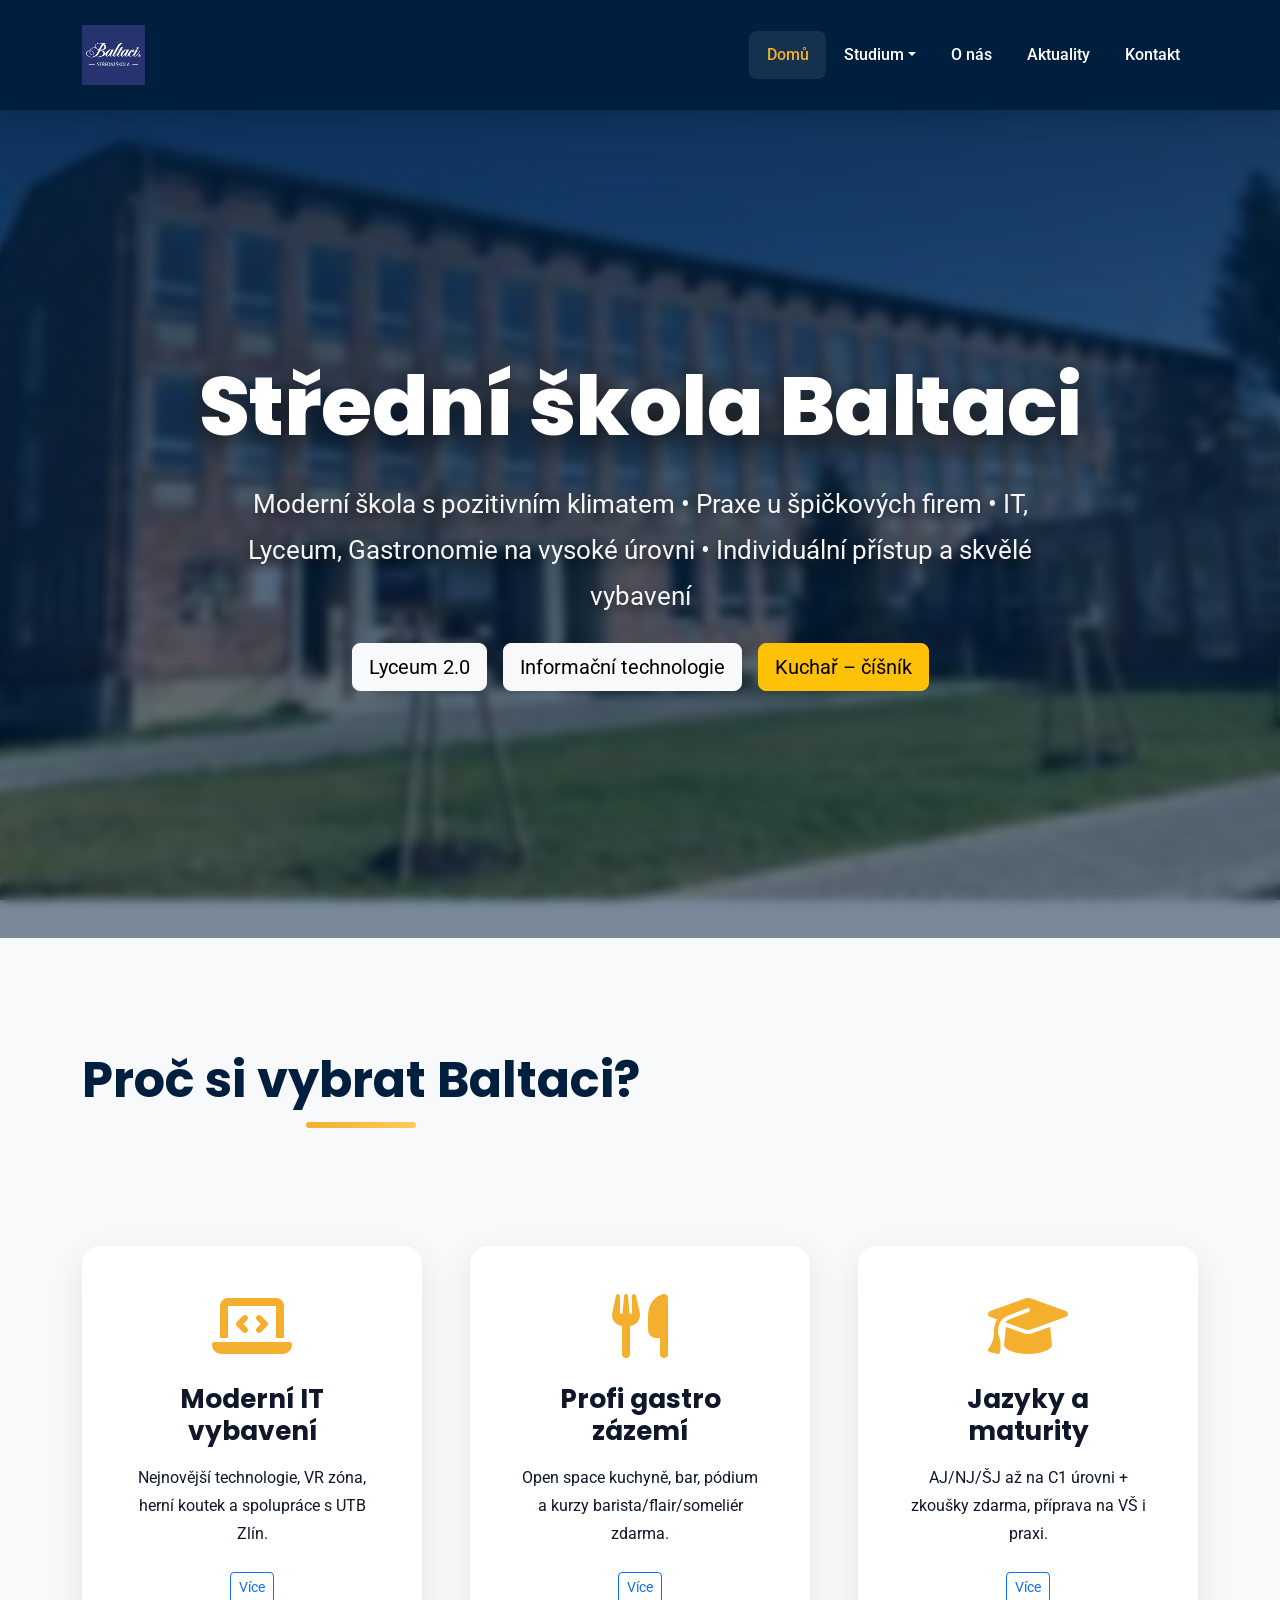
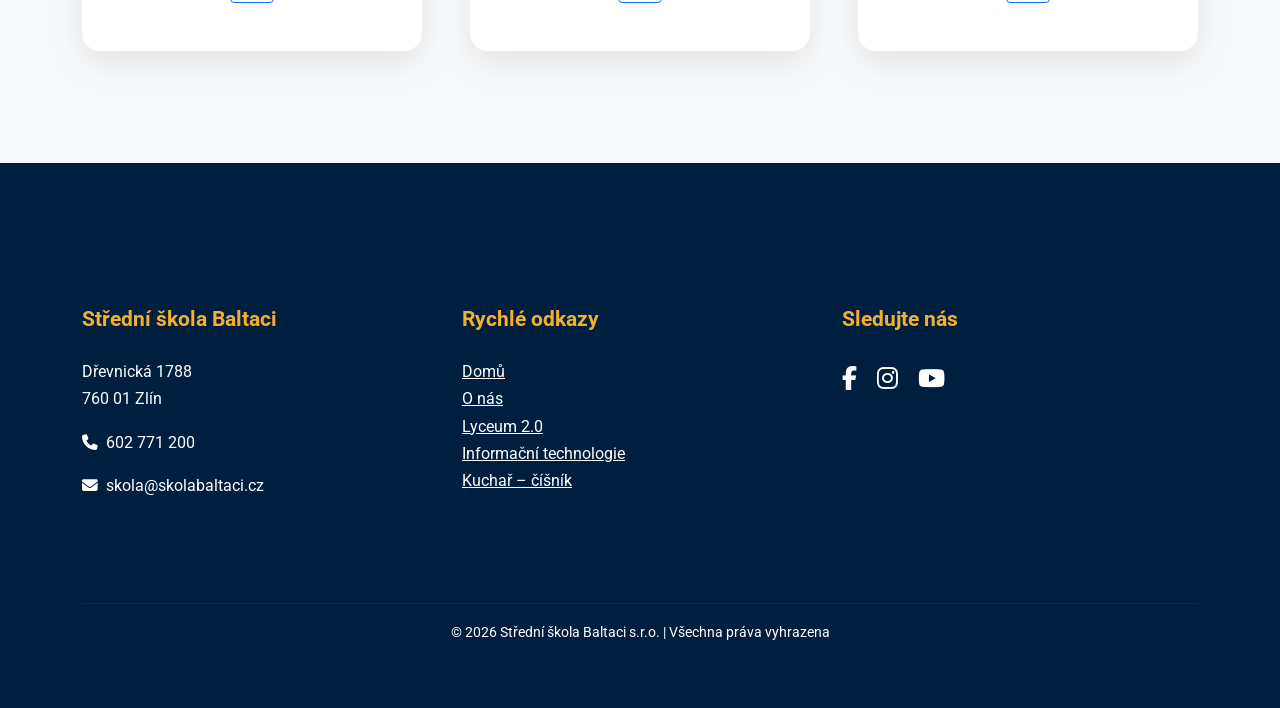
<file: skolni web/index.html>
<!DOCTYPE html>
<html lang="cs">
<head>
  <meta charset="UTF-8">
  <meta name="viewport" content="width=device-width, initial-scale=1.0">
  <title>Střední škola Baltaci</title>
  <link href="https://cdn.jsdelivr.net/npm/bootstrap@5.3.3/dist/css/bootstrap.min.css" rel="stylesheet">
  <link href="https://fonts.googleapis.com/css2?family=Poppins:wght@500;600;700&family=Roboto:wght@400;500&display=swap" rel="stylesheet">
  <link rel="stylesheet" href="https://cdnjs.cloudflare.com/ajax/libs/font-awesome/6.5.2/css/all.min.css">
  <link rel="stylesheet" href="styly.css">
</head>
<body>

<!-- Navbar -->
<nav class="navbar navbar-expand-lg navbar-dark sticky-top" style="background-color:#001f3f;">
  <div class="container">
    <a class="navbar-brand" href="index.html">
      <img src="skola logo.png" alt="Baltaci logo" style="height:60px;">
    </a>
    <button class="navbar-toggler" type="button" data-bs-toggle="collapse" data-bs-target="#navbarNav">
      <span class="navbar-toggler-icon"></span>
    </button>
    <div class="collapse navbar-collapse" id="navbarNav">
      <ul class="navbar-nav ms-auto">
        <li class="nav-item"><a class="nav-link active" href="index.html">Domů</a></li>
        <li class="nav-item dropdown">
          <a class="nav-link dropdown-toggle" href="#" role="button" data-bs-toggle="dropdown">Studium</a>
          <ul class="dropdown-menu">
            <li><a class="dropdown-item" href="Lyceum.html">Lyceum 2.0</a></li>
            <li><a class="dropdown-item" href="IT.html">Informační technologie</a></li>
            <li><a class="dropdown-item" href="Kuchar.html">Kuchař – číšník</a></li>
          </ul>
        </li>
        <li class="nav-item"><a class="nav-link" href="o-nas.html">O nás</a></li>
        <li class="nav-item"><a class="nav-link" href="#">Aktuality</a></li>
        <li class="nav-item"><a class="nav-link" href="#">Kontakt</a></li>
      </ul>
    </div>
  </div>
</nav>

<!-- Hero sekce -->
<section class="hero" style="background-image: url('skola.jpg');">
  <div class="container text-center text-white py-5">
    <h1 class="display-4">Střední škola Baltaci</h1>
    <p class="lead my-4">Moderní škola s pozitivním klimatem • Praxe u špičkových firem • IT, Lyceum, Gastronomie na vysoké úrovni • Individuální přístup a skvělé vybavení</p>
    <div class="d-flex justify-content-center flex-wrap gap-3 mt-4">
      <a href="Lyceum.html" class="btn btn-light btn-lg">Lyceum 2.0</a>
      <a href="IT.html" class="btn btn-light btn-lg">Informační technologie</a>
      <a href="Kuchar.html" class="btn btn-warning btn-lg">Kuchař – číšník</a>
    </div>
  </div>
</section>

<!-- Proč si vybrat Baltaci? -->
<section class="py-5 bg-light">
  <div class="container">
    <h2 class="section-title text-center">Proč si vybrat Baltaci?</h2>
    <div class="row g-5 mt-4">

      <!-- Moderní IT vybavení -->
      <div class="col-md-6 col-lg-4">
        <div class="advantage-card text-center p-5">
          <i class="fas fa-laptop-code card-icon"></i>
          <h4 class="card-title">Moderní IT vybavení</h4>
          <p>Nejnovější technologie, VR zóna, herní koutek a spolupráce s UTB Zlín.</p>
          <button class="btn btn-sm btn-outline-primary mt-2" type="button" data-bs-toggle="collapse" data-bs-target="#it-more" aria-expanded="false" aria-controls="it-more">
            Více
          </button>
          <div class="collapse mt-2" id="it-more">
            <p>Na našem IT oboru se naučíš programovat v Pythonu a JavaScriptu, zvládneš tvorbu webových aplikací a mobilních řešení, porozumíš databázím a cloudovým službám. Součástí výuky jsou i základy umělé inteligence a VR/AR technologie. Studenti se učí pracovat v týmu, řešit reálné projekty a připravujeme je na spolupráci s předními IT firmami.</p>
          </div>
        </div>
      </div>

      <!-- Profi gastro zázemí -->
      <div class="col-md-6 col-lg-4">
        <div class="advantage-card text-center p-5">
          <i class="fas fa-utensils card-icon"></i>
          <h4 class="card-title">Profi gastro zázemí</h4>
          <p>Open space kuchyně, bar, pódium a kurzy barista/flair/someliér zdarma.</p>
          <button class="btn btn-sm btn-outline-primary mt-2" type="button" data-bs-toggle="collapse" data-bs-target="#gastro-more" aria-expanded="false" aria-controls="gastro-more">
            Více
          </button>
          <div class="collapse mt-2" id="gastro-more">
            <p>Obor Kuchař – číšník poskytuje praktické zkušenosti v moderní open space kuchyni a baru. Studenti se učí českou i světovou kuchyni, techniky servisu, baristiku, mixologii a flair. Kromě teorie je kladen důraz na praxi – stáže v renomovaných restauracích, hotelech a cateringových firmách. Součástí je i vedení projektů, tvorba menu a organizace gastronomických akcí.</p>
          </div>
        </div>
      </div>

      <!-- Jazyky a maturity -->
      <div class="col-md-6 col-lg-4">
        <div class="advantage-card text-center p-5">
          <i class="fas fa-graduation-cap card-icon"></i>
          <h4 class="card-title">Jazyky a maturity</h4>
          <p>AJ/NJ/ŠJ až na C1 úrovni + zkoušky zdarma, příprava na VŠ i praxi.</p>
          <button class="btn btn-sm btn-outline-primary mt-2" type="button" data-bs-toggle="collapse" data-bs-target="#languages-more" aria-expanded="false" aria-controls="languages-more">
            Více
          </button>
          <div class="collapse mt-2" id="languages-more">
            <p>Na Lyceu 2.0 se studenti připravují na mezinárodní jazykové zkoušky (B2/C1) zdarma, zdokonalují komunikaci v AJ, NJ a ŠJ a získávají široké všeobecné vzdělání. Výuka zahrnuje matematiku, přírodní a společenské vědy, informatiku a projekty podporující kritické myšlení. Připravujeme studenty nejen na maturitu, ale i na vysokou školu či manažerské pozice, s důrazem na semináře, projekty a stáže.</p>
          </div>
        </div>
      </div>

    </div>
  </div>
</section>

<!-- Footer -->
<footer style="background:#001f3f; color:white;">
  <div class="container">
    <div class="row text-center text-lg-start py-5">
      <div class="col-lg-4 mb-4">
        <h5>Střední škola Baltaci</h5>
        <p>Dřevnická 1788<br>760 01 Zlín</p>
        <p><i class="fas fa-phone me-2"></i>602 771 200</p>
        <p><i class="fas fa-envelope me-2"></i>skola@skolabaltaci.cz</p>
      </div>
      <div class="col-lg-4 mb-4">
        <h5>Rychlé odkazy</h5>
        <ul class="list-unstyled">
          <li><a href="index.html" class="text-white">Domů</a></li>
          <li><a href="o-nas.html" class="text-white">O nás</a></li>
          <li><a href="Lyceum.html" class="text-white">Lyceum 2.0</a></li>
          <li><a href="IT.html" class="text-white">Informační technologie</a></li>
          <li><a href="Kuchar.html" class="text-white">Kuchař – číšník</a></li>
        </ul>
      </div>
      <div class="col-lg-4 mb-4">
        <h5>Sledujte nás</h5>
        <a href="#" class="text-white me-3 fs-4"><i class="fab fa-facebook-f"></i></a>
        <a href="#" class="text-white me-3 fs-4"><i class="fab fa-instagram"></i></a>
        <a href="#" class="text-white fs-4"><i class="fab fa-youtube"></i></a>
      </div>
    </div>
    <hr style="border-color: rgba(255,255,255,0.2);">
    <p class="text-center mb-0 small">© 2026 Střední škola Baltaci s.r.o. | Všechna práva vyhrazena</p>
  </div>
</footer>

<script src="https://cdn.jsdelivr.net/npm/bootstrap@5.3.3/dist/js/bootstrap.bundle.min.js"></script>
</body>
</html>
</file>
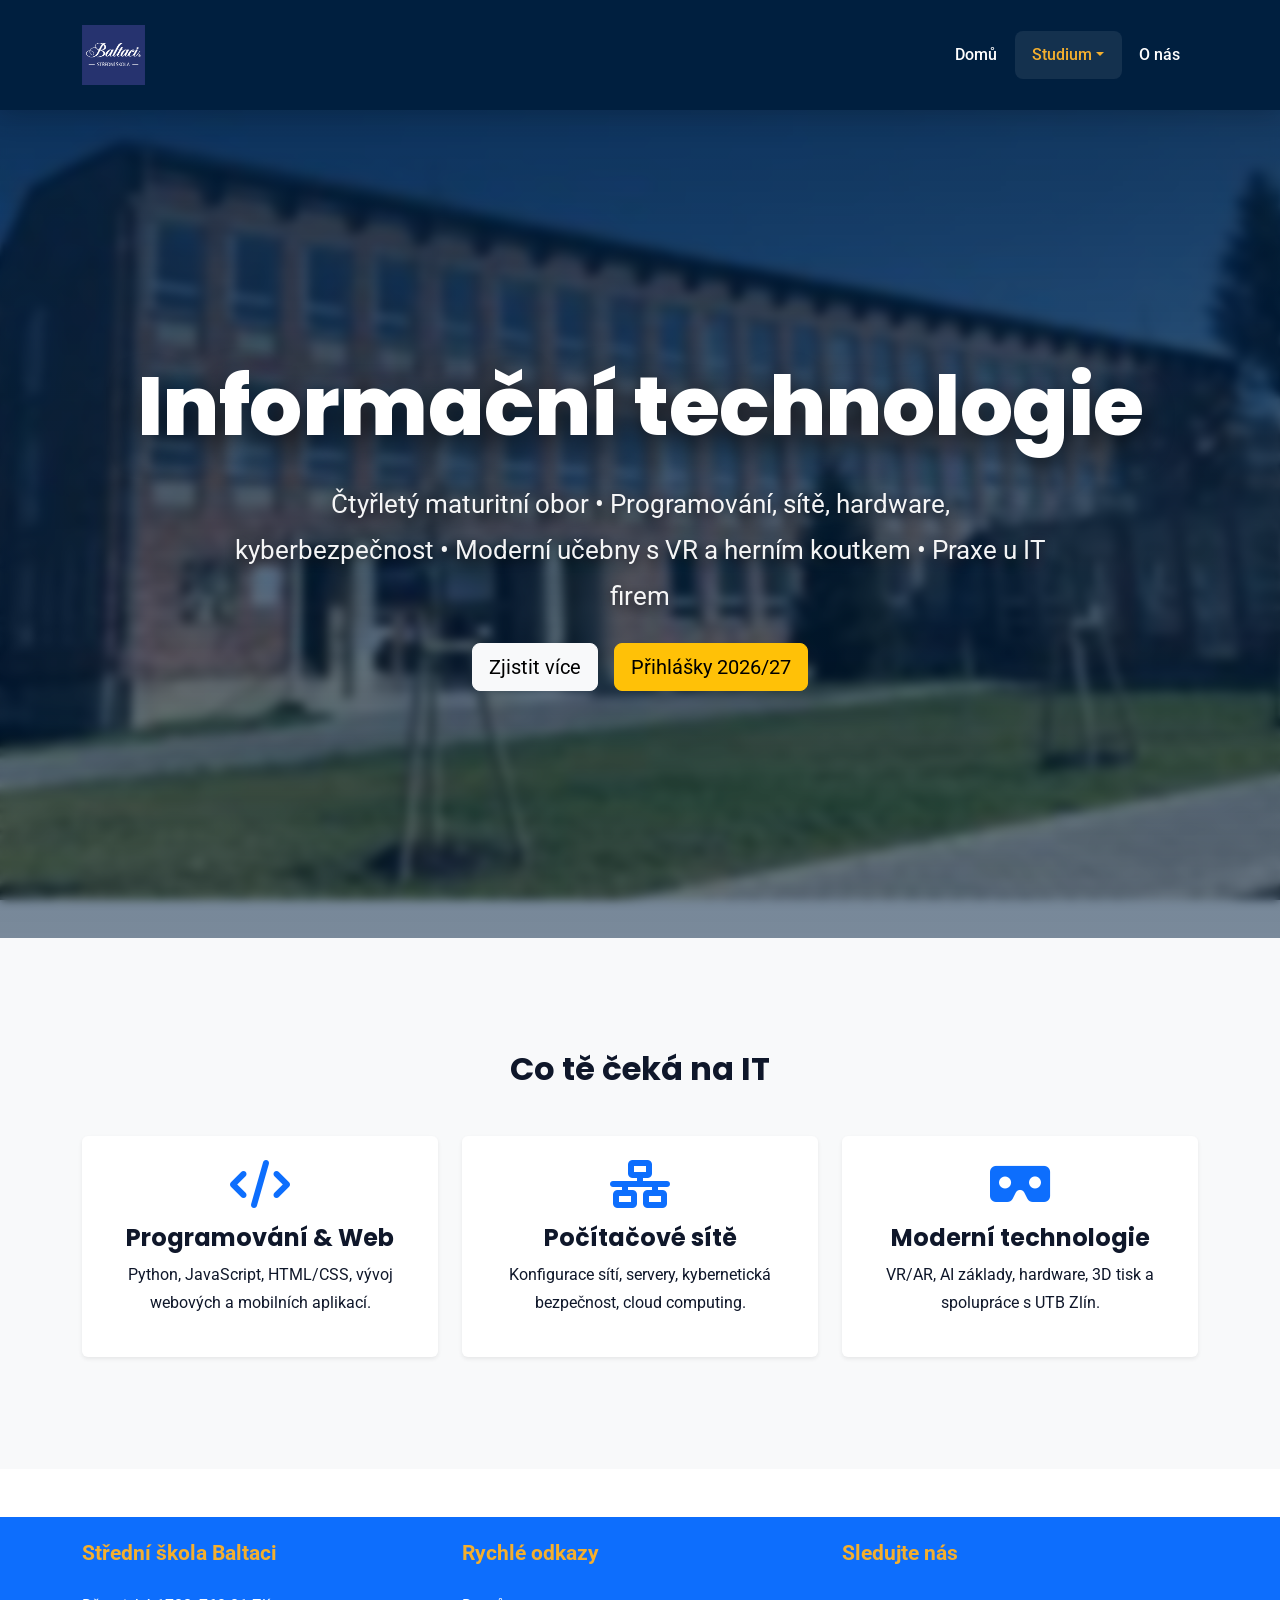
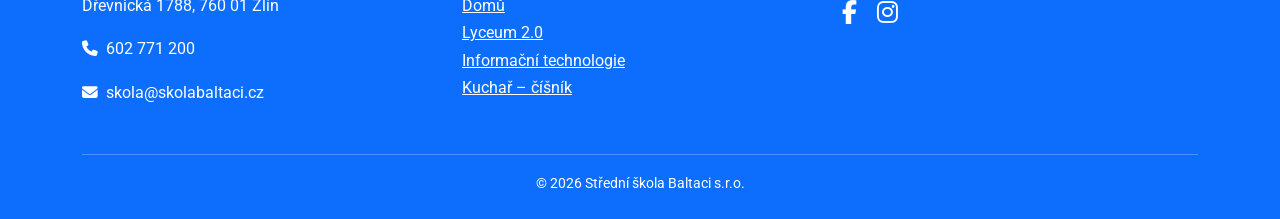
<file: skolni web/IT.html>
<!DOCTYPE html>
<html lang="cs">
<head>
  <meta charset="UTF-8">
  <meta name="viewport" content="width=device-width, initial-scale=1.0">
  <title>Informační technologie – Střední škola Baltaci</title>
  <link href="https://cdn.jsdelivr.net/npm/bootstrap@5.3.3/dist/css/bootstrap.min.css" rel="stylesheet">
  <link href="https://fonts.googleapis.com/css2?family=Poppins:wght@500;600;700&family=Roboto:wght@400;500&display=swap" rel="stylesheet">
  <link rel="stylesheet" href="https://cdnjs.cloudflare.com/ajax/libs/font-awesome/6.5.2/css/all.min.css">
  <link rel="stylesheet" href="styly.css">
</head>
<body>

<nav class="navbar navbar-expand-lg navbar-dark sticky-top bg-primary">
  <div class="container">
    <a class="navbar-brand" href="index.html"><img src="skola logo.png" alt="Baltaci logo" style="height:60px;"></a>
    <button class="navbar-toggler" type="button" data-bs-toggle="collapse" data-bs-target="#navbarNav">
      <span class="navbar-toggler-icon"></span>
    </button>
    <div class="collapse navbar-collapse" id="navbarNav">
      <ul class="navbar-nav ms-auto">
        <li class="nav-item"><a class="nav-link" href="index.html">Domů</a></li>
        <li class="nav-item dropdown">
          <a class="nav-link dropdown-toggle active" href="#" role="button" data-bs-toggle="dropdown">Studium</a>
          <ul class="dropdown-menu">
            <li><a class="dropdown-item" href="Lyceum.html">Lyceum 2.0</a></li>
            <li><a class="dropdown-item active" href="IT.html">Informační technologie</a></li>
            <li><a class="dropdown-item" href="Kuchar.html">Kuchař – číšník</a></li>
          </ul>
        </li>
        <li class="nav-item"><a class="nav-link" href="o-nas.html">O nás</a></li>
      </ul>
    </div>
  </div>
</nav>

<section class="hero" style="background-image: url('skola.jpg');">
  <div class="container text-center text-white py-5">
    <h1 class="display-4">Informační technologie</h1>
    <p class="lead my-4">Čtyřletý maturitní obor • Programování, sítě, hardware, kyberbezpečnost • Moderní učebny s VR a herním koutkem • Praxe u IT firem</p>
    <div class="d-flex justify-content-center flex-wrap gap-3 mt-4">
      <a href="#" class="btn btn-light btn-lg">Zjistit více</a>
      <a href="#" class="btn btn-warning btn-lg">Přihlášky 2026/27</a>
    </div>
  </div>
</section>

<section class="py-5 bg-light">
  <div class="container">
    <h2 class="text-center mb-5">Co tě čeká na IT</h2>
    <div class="row g-4 text-center">
      <div class="col-md-6 col-lg-4">
        <div class="p-4 bg-white rounded shadow-sm h-100">
          <i class="fas fa-code fa-3x mb-3 text-primary"></i>
          <h4>Programování & Web</h4>
          <p>Python, JavaScript, HTML/CSS, vývoj webových a mobilních aplikací.</p>
        </div>
      </div>
      <div class="col-md-6 col-lg-4">
        <div class="p-4 bg-white rounded shadow-sm h-100">
          <i class="fas fa-network-wired fa-3x mb-3 text-primary"></i>
          <h4>Počítačové sítě</h4>
          <p>Konfigurace sítí, servery, kybernetická bezpečnost, cloud computing.</p>
        </div>
      </div>
      <div class="col-md-6 col-lg-4">
        <div class="p-4 bg-white rounded shadow-sm h-100">
          <i class="fas fa-vr-cardboard fa-3x mb-3 text-primary"></i>
          <h4>Moderní technologie</h4>
          <p>VR/AR, AI základy, hardware, 3D tisk a spolupráce s UTB Zlín.</p>
        </div>
      </div>
    </div>
  </div>
</section>

<footer class="bg-primary text-white py-4 mt-5">
  <div class="container text-center text-md-start">
    <div class="row">
      <div class="col-md-4 mb-3">
        <h5>Střední škola Baltaci</h5>
        <p>Dřevnická 1788, 760 01 Zlín</p>
        <p><i class="fas fa-phone me-2"></i>602 771 200</p>
        <p><i class="fas fa-envelope me-2"></i>skola@skolabaltaci.cz</p>
      </div>
      <div class="col-md-4 mb-3">
        <h5>Rychlé odkazy</h5>
        <ul class="list-unstyled">
          <li><a href="index.html" class="text-white">Domů</a></li>
          <li><a href="Lyceum.html" class="text-white">Lyceum 2.0</a></li>
          <li><a href="IT.html" class="text-white">Informační technologie</a></li>
          <li><a href="Kuchar.html" class="text-white">Kuchař – číšník</a></li>
        </ul>
      </div>
      <div class="col-md-4 mb-3">
        <h5>Sledujte nás</h5>
        <a href="#" class="me-3 text-white fs-4"><i class="fab fa-facebook-f"></i></a>
        <a href="#" class="text-white fs-4"><i class="fab fa-instagram"></i></a>
      </div>
    </div>
    <hr class="border-white">
    <p class="text-center mb-0 small">© 2026 Střední škola Baltaci s.r.o.</p>
  </div>
</footer>

<script src="https://cdn.jsdelivr.net/npm/bootstrap@5.3.3/dist/js/bootstrap.bundle.min.js"></script>
</body>
</html>
</file>
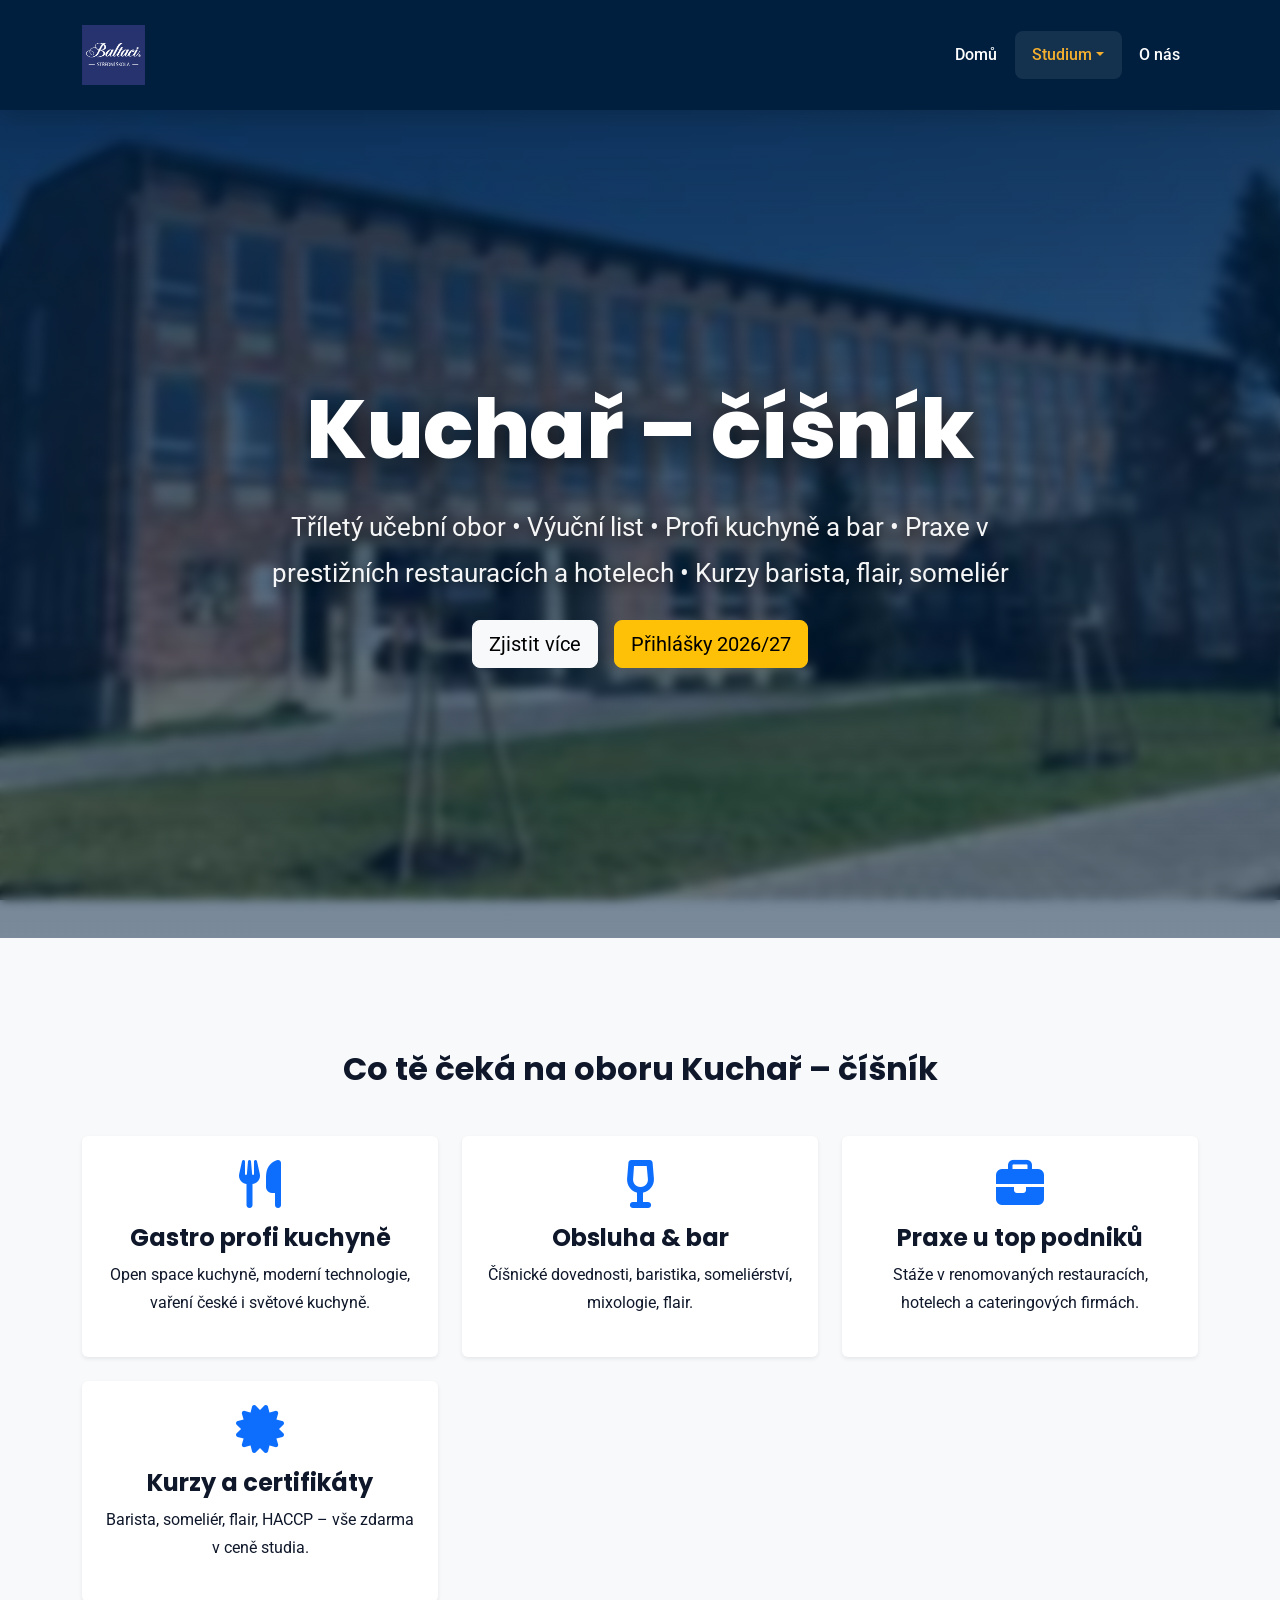
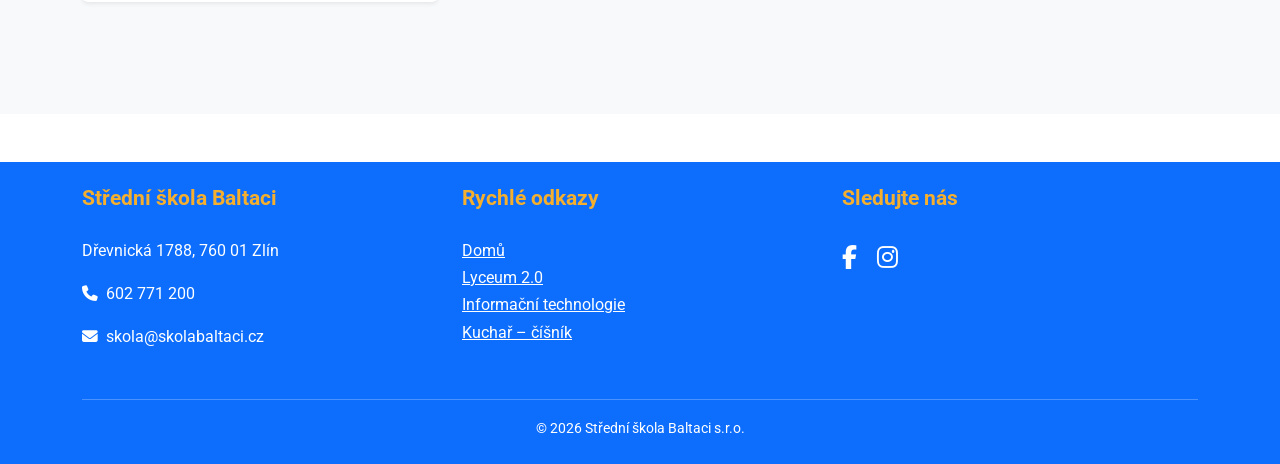
<file: skolni web/Kuchar.html>
<!DOCTYPE html>
<html lang="cs">
<head>
  <meta charset="UTF-8">
  <meta name="viewport" content="width=device-width, initial-scale=1.0">
  <title>Kuchař – číšník – Střední škola Baltaci</title>
  <link href="https://cdn.jsdelivr.net/npm/bootstrap@5.3.3/dist/css/bootstrap.min.css" rel="stylesheet">
  <link href="https://fonts.googleapis.com/css2?family=Poppins:wght@500;600;700&family=Roboto:wght@400;500&display=swap" rel="stylesheet">
  <link rel="stylesheet" href="https://cdnjs.cloudflare.com/ajax/libs/font-awesome/6.5.2/css/all.min.css">
  <link rel="stylesheet" href="styly.css">
</head>
<body>

<nav class="navbar navbar-expand-lg navbar-dark sticky-top bg-primary">
  <div class="container">
    <a class="navbar-brand" href="index.html"><img src="skola logo.png" alt="Baltaci logo" style="height:60px;"></a>
    <button class="navbar-toggler" type="button" data-bs-toggle="collapse" data-bs-target="#navbarNav">
      <span class="navbar-toggler-icon"></span>
    </button>
    <div class="collapse navbar-collapse" id="navbarNav">
      <ul class="navbar-nav ms-auto">
        <li class="nav-item"><a class="nav-link" href="index.html">Domů</a></li>
        <li class="nav-item dropdown">
          <a class="nav-link dropdown-toggle active" href="#" role="button" data-bs-toggle="dropdown">Studium</a>
          <ul class="dropdown-menu">
            <li><a class="dropdown-item" href="Lyceum.html">Lyceum 2.0</a></li>
            <li><a class="dropdown-item" href="IT.html">Informační technologie</a></li>
            <li><a class="dropdown-item active" href="Kuchar.html">Kuchař – číšník</a></li>
          </ul>
        </li>
        <li class="nav-item"><a class="nav-link" href="o-nas.html">O nás</a></li>
      </ul>
    </div>
  </div>
</nav>

<section class="hero" style="background-image: url('skola.jpg');">
  <div class="container text-center text-white py-5">
    <h1 class="display-4">Kuchař – číšník</h1>
    <p class="lead my-4">Tříletý učební obor • Výuční list • Profi kuchyně a bar • Praxe v prestižních restauracích a hotelech • Kurzy barista, flair, someliér</p>
    <div class="d-flex justify-content-center flex-wrap gap-3 mt-4">
      <a href="#" class="btn btn-light btn-lg">Zjistit více</a>
      <a href="#" class="btn btn-warning btn-lg">Přihlášky 2026/27</a>
    </div>
  </div>
</section>

<section class="py-5 bg-light">
  <div class="container">
    <h2 class="text-center mb-5">Co tě čeká na oboru Kuchař – číšník</h2>
    <div class="row g-4 text-center">
      <div class="col-md-6 col-lg-4">
        <div class="p-4 bg-white rounded shadow-sm h-100">
          <i class="fas fa-utensils fa-3x mb-3 text-primary"></i>
          <h4>Gastro profi kuchyně</h4>
          <p>Open space kuchyně, moderní technologie, vaření české i světové kuchyně.</p>
        </div>
      </div>
      <div class="col-md-6 col-lg-4">
        <div class="p-4 bg-white rounded shadow-sm h-100">
          <i class="fas fa-wine-glass-alt fa-3x mb-3 text-primary"></i>
          <h4>Obsluha & bar</h4>
          <p>Číšnické dovednosti, baristika, someliérství, mixologie, flair.</p>
        </div>
      </div>
      <div class="col-md-6 col-lg-4">
        <div class="p-4 bg-white rounded shadow-sm h-100">
          <i class="fas fa-briefcase fa-3x mb-3 text-primary"></i>
          <h4>Praxe u top podniků</h4>
          <p>Stáže v renomovaných restauracích, hotelech a cateringových firmách.</p>
        </div>
      </div>
      <div class="col-md-6 col-lg-4">
        <div class="p-4 bg-white rounded shadow-sm h-100">
          <i class="fas fa-certificate fa-3x mb-3 text-primary"></i>
          <h4>Kurzy a certifikáty</h4>
          <p>Barista, someliér, flair, HACCP – vše zdarma v ceně studia.</p>
        </div>
      </div>
    </div>
  </div>
</section>

<footer class="bg-primary text-white py-4 mt-5">
  <div class="container text-center text-md-start">
    <div class="row">
      <div class="col-md-4 mb-3">
        <h5>Střední škola Baltaci</h5>
        <p>Dřevnická 1788, 760 01 Zlín</p>
        <p><i class="fas fa-phone me-2"></i>602 771 200</p>
        <p><i class="fas fa-envelope me-2"></i>skola@skolabaltaci.cz</p>
      </div>
      <div class="col-md-4 mb-3">
        <h5>Rychlé odkazy</h5>
        <ul class="list-unstyled">
          <li><a href="index.html" class="text-white">Domů</a></li>
          <li><a href="Lyceum.html" class="text-white">Lyceum 2.0</a></li>
          <li><a href="IT.html" class="text-white">Informační technologie</a></li>
          <li><a href="Kuchar.html" class="text-white">Kuchař – číšník</a></li>
        </ul>
      </div>
      <div class="col-md-4 mb-3">
        <h5>Sledujte nás</h5>
        <a href="#" class="me-3 text-white fs-4"><i class="fab fa-facebook-f"></i></a>
        <a href="#" class="text-white fs-4"><i class="fab fa-instagram"></i></a>
      </div>
    </div>
    <hr class="border-white">
    <p class="text-center mb-0 small">© 2026 Střední škola Baltaci s.r.o.</p>
  </div>
</footer>

<script src="https://cdn.jsdelivr.net/npm/bootstrap@5.3.3/dist/js/bootstrap.bundle.min.js"></script>
</body>
</html>
</file>
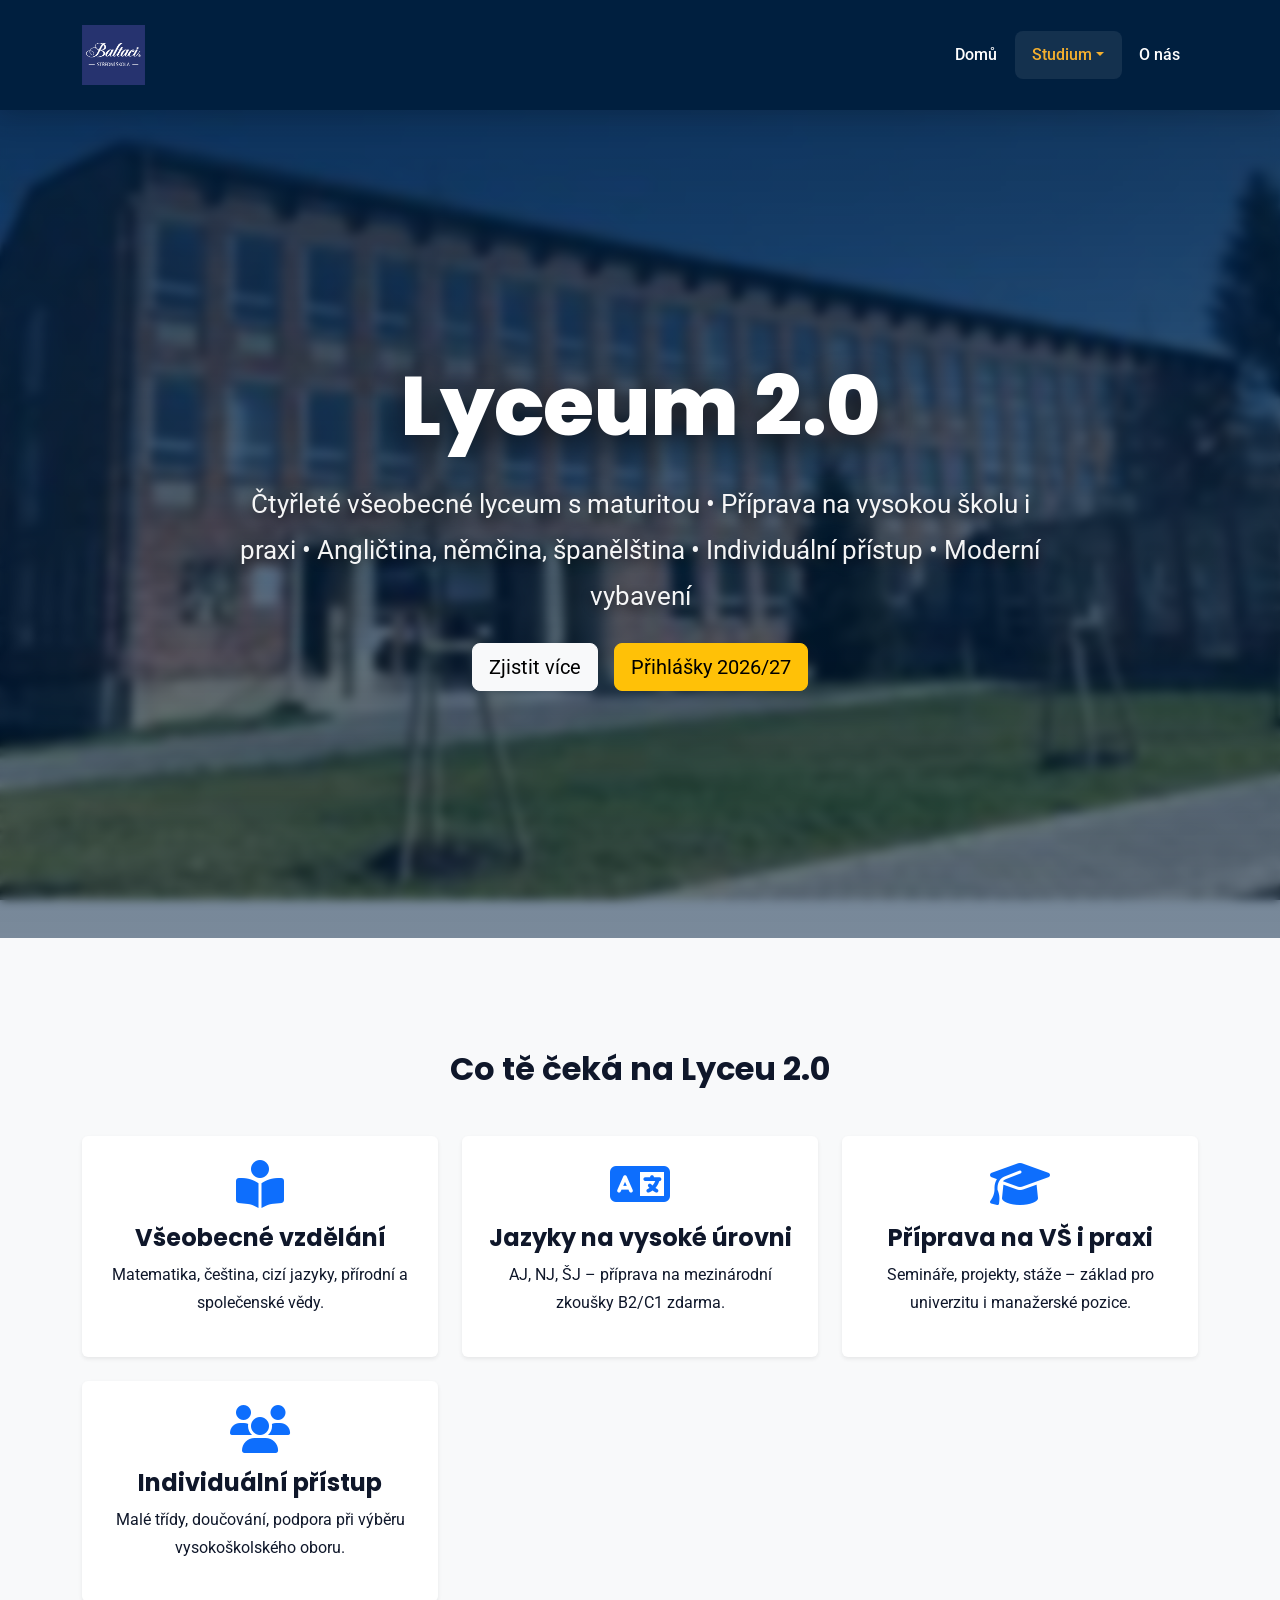
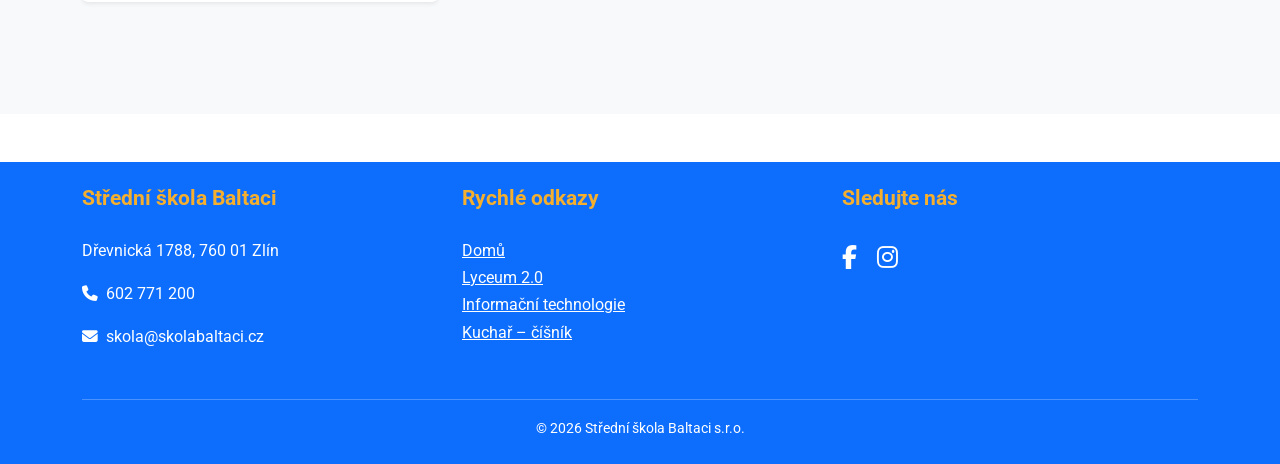
<file: skolni web/Lyceum.html>
<!DOCTYPE html>
<html lang="cs">
<head>
  <meta charset="UTF-8">
  <meta name="viewport" content="width=device-width, initial-scale=1.0">
  <title>Lyceum 2.0 – Střední škola Baltaci</title>
  <link href="https://cdn.jsdelivr.net/npm/bootstrap@5.3.3/dist/css/bootstrap.min.css" rel="stylesheet">
  <link href="https://fonts.googleapis.com/css2?family=Poppins:wght@500;600;700&family=Roboto:wght@400;500&display=swap" rel="stylesheet">
  <link rel="stylesheet" href="https://cdnjs.cloudflare.com/ajax/libs/font-awesome/6.5.2/css/all.min.css">
  <link rel="stylesheet" href="styly.css">
</head>
<body>

<nav class="navbar navbar-expand-lg navbar-dark sticky-top bg-primary">
  <div class="container">
    <a class="navbar-brand" href="index.html"><img src="skola logo.png" alt="Baltaci logo" style="height:60px;"></a>
    <button class="navbar-toggler" type="button" data-bs-toggle="collapse" data-bs-target="#navbarNav">
      <span class="navbar-toggler-icon"></span>
    </button>
    <div class="collapse navbar-collapse" id="navbarNav">
      <ul class="navbar-nav ms-auto">
        <li class="nav-item"><a class="nav-link" href="index.html">Domů</a></li>
        <li class="nav-item dropdown">
          <a class="nav-link dropdown-toggle active" href="#" role="button" data-bs-toggle="dropdown">Studium</a>
          <ul class="dropdown-menu">
            <li><a class="dropdown-item active" href="Lyceum.html">Lyceum 2.0</a></li>
            <li><a class="dropdown-item" href="IT.html">Informační technologie</a></li>
            <li><a class="dropdown-item" href="Kuchar.html">Kuchař – číšník</a></li>
          </ul>
        </li>
        <li class="nav-item"><a class="nav-link" href="o-nas.html">O nás</a></li>
      </ul>
    </div>
  </div>
</nav>

<section class="hero" style="background-image: url('skola.jpg');">
  <div class="container text-center text-white py-5">
    <h1 class="display-4">Lyceum 2.0</h1>
    <p class="lead my-4">Čtyřleté všeobecné lyceum s maturitou • Příprava na vysokou školu i praxi • Angličtina, němčina, španělština • Individuální přístup • Moderní vybavení</p>
    <div class="d-flex justify-content-center flex-wrap gap-3 mt-4">
      <a href="#" class="btn btn-light btn-lg">Zjistit více</a>
      <a href="#" class="btn btn-warning btn-lg">Přihlášky 2026/27</a>
    </div>
  </div>
</section>

<section class="py-5 bg-light">
  <div class="container">
    <h2 class="text-center mb-5">Co tě čeká na Lyceu 2.0</h2>
    <div class="row g-4 text-center">
      <div class="col-md-6 col-lg-4">
        <div class="p-4 bg-white rounded shadow-sm h-100">
          <i class="fas fa-book-open-reader fa-3x mb-3 text-primary"></i>
          <h4>Všeobecné vzdělání</h4>
          <p>Matematika, čeština, cizí jazyky, přírodní a společenské vědy.</p>
        </div>
      </div>
      <div class="col-md-6 col-lg-4">
        <div class="p-4 bg-white rounded shadow-sm h-100">
          <i class="fas fa-language fa-3x mb-3 text-primary"></i>
          <h4>Jazyky na vysoké úrovni</h4>
          <p>AJ, NJ, ŠJ – příprava na mezinárodní zkoušky B2/C1 zdarma.</p>
        </div>
      </div>
      <div class="col-md-6 col-lg-4">
        <div class="p-4 bg-white rounded shadow-sm h-100">
          <i class="fas fa-graduation-cap fa-3x mb-3 text-primary"></i>
          <h4>Příprava na VŠ i praxi</h4>
          <p>Semináře, projekty, stáže – základ pro univerzitu i manažerské pozice.</p>
        </div>
      </div>
      <div class="col-md-6 col-lg-4">
        <div class="p-4 bg-white rounded shadow-sm h-100">
          <i class="fas fa-users fa-3x mb-3 text-primary"></i>
          <h4>Individuální přístup</h4>
          <p>Malé třídy, doučování, podpora při výběru vysokoškolského oboru.</p>
        </div>
      </div>
    </div>
  </div>
</section>

<footer class="bg-primary text-white py-4 mt-5">
  <div class="container text-center text-md-start">
    <div class="row">
      <div class="col-md-4 mb-3">
        <h5>Střední škola Baltaci</h5>
        <p>Dřevnická 1788, 760 01 Zlín</p>
        <p><i class="fas fa-phone me-2"></i>602 771 200</p>
        <p><i class="fas fa-envelope me-2"></i>skola@skolabaltaci.cz</p>
      </div>
      <div class="col-md-4 mb-3">
        <h5>Rychlé odkazy</h5>
        <ul class="list-unstyled">
          <li><a href="index.html" class="text-white">Domů</a></li>
          <li><a href="Lyceum.html" class="text-white">Lyceum 2.0</a></li>
          <li><a href="IT.html" class="text-white">Informační technologie</a></li>
          <li><a href="Kuchar.html" class="text-white">Kuchař – číšník</a></li>
        </ul>
      </div>
      <div class="col-md-4 mb-3">
        <h5>Sledujte nás</h5>
        <a href="#" class="me-3 text-white fs-4"><i class="fab fa-facebook-f"></i></a>
        <a href="#" class="text-white fs-4"><i class="fab fa-instagram"></i></a>
      </div>
    </div>
    <hr class="border-white">
    <p class="text-center mb-0 small">© 2026 Střední škola Baltaci s.r.o.</p>
  </div>
</footer>

<script src="https://cdn.jsdelivr.net/npm/bootstrap@5.3.3/dist/js/bootstrap.bundle.min.js"></script>
</body>
</html>
</file>
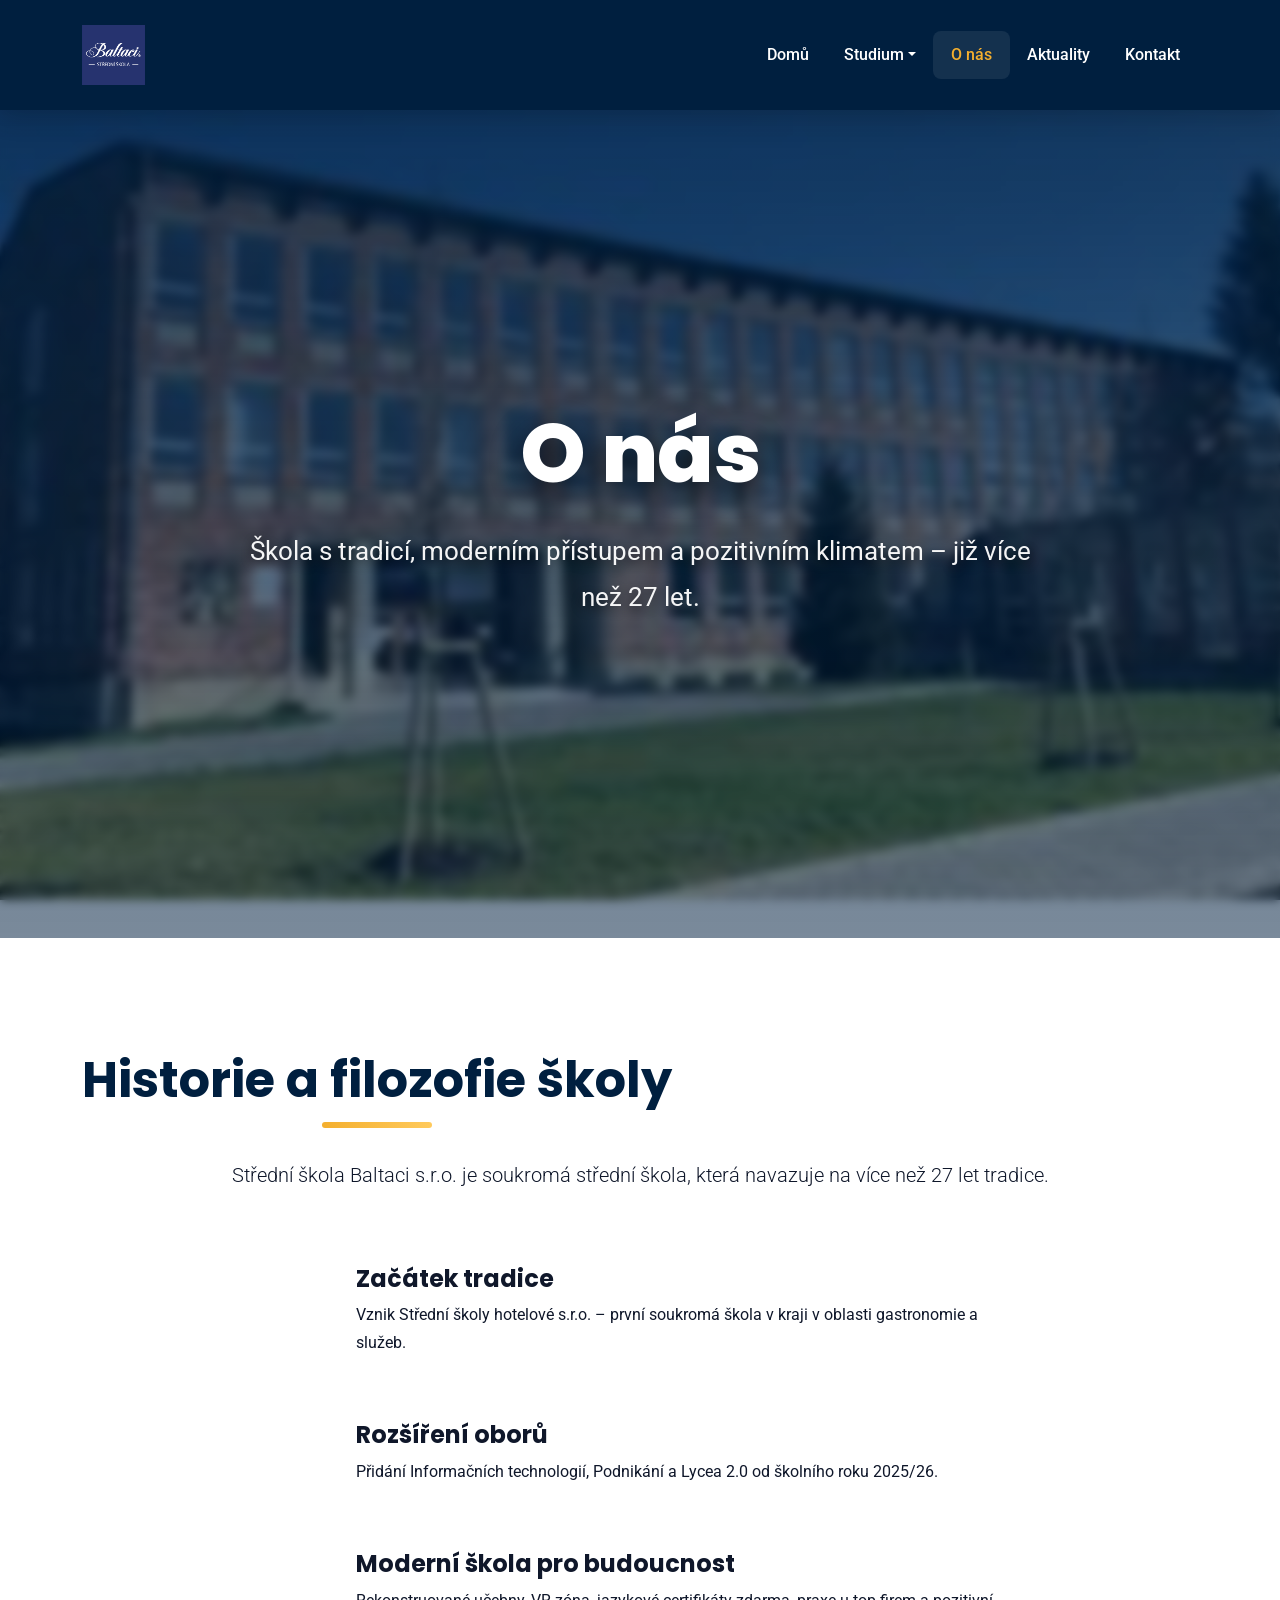
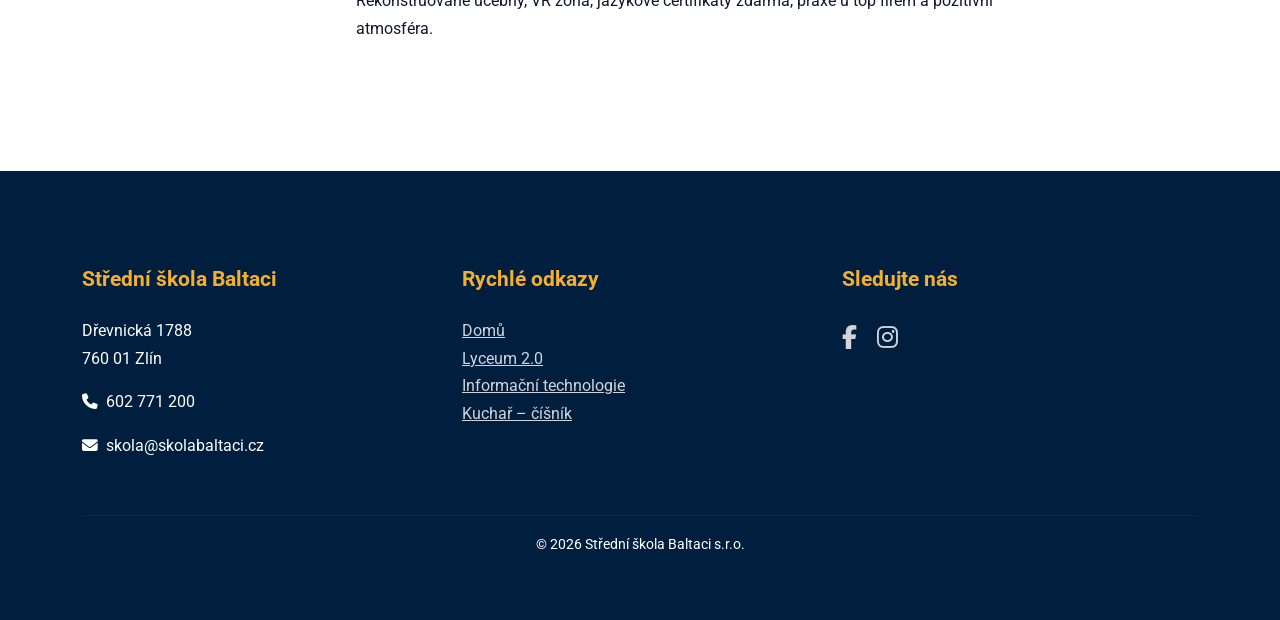
<file: skolni web/o-nas.html>
<!DOCTYPE html>
<html lang="cs">
<head>
  <meta charset="UTF-8">
  <meta name="viewport" content="width=device-width, initial-scale=1.0">
  <title>O nás – Střední škola Baltaci</title>
  <link href="https://cdn.jsdelivr.net/npm/bootstrap@5.3.3/dist/css/bootstrap.min.css" rel="stylesheet">
  <link href="https://fonts.googleapis.com/css2?family=Poppins:wght@500;600;700&family=Roboto:wght@400;500&display=swap" rel="stylesheet">
  <link rel="stylesheet" href="https://cdnjs.cloudflare.com/ajax/libs/font-awesome/6.5.2/css/all.min.css">
  <link rel="stylesheet" href="styly.css">
</head>
<body>

<nav class="navbar navbar-expand-lg navbar-dark sticky-top">
  <div class="container">
    <a class="navbar-brand" href="index.html">
      <img src="skola logo.png" alt="Baltaci logo" style="height: 60px;">
    </a>
    <button class="navbar-toggler" type="button" data-bs-toggle="collapse" data-bs-target="#navbarNav">
      <span class="navbar-toggler-icon"></span>
    </button>
    <div class="collapse navbar-collapse" id="navbarNav">
      <ul class="navbar-nav ms-auto">
        <li class="nav-item"><a class="nav-link" href="index.html">Domů</a></li>
        <li class="nav-item dropdown">
          <a class="nav-link dropdown-toggle" href="#" role="button" data-bs-toggle="dropdown">Studium</a>
          <ul class="dropdown-menu">
            <li><a class="dropdown-item" href="Lyceum.html">Lyceum 2.0</a></li>
            <li><a class="dropdown-item" href="IT.html">Informační technologie</a></li>
            <li><a class="dropdown-item" href="Kuchar.html">Kuchař – číšník</a></li>
          </ul>
        </li>
        <li class="nav-item"><a class="nav-link active" href="o-nas.html">O nás</a></li>
        <li class="nav-item"><a class="nav-link" href="#">Aktuality</a></li>
        <li class="nav-item"><a class="nav-link" href="#">Kontakt</a></li>
      </ul>
    </div>
  </div>
</nav>

<section class="hero" style="background-image: url('skola.jpg');">
  <div class="container text-center">
    <h1>O nás</h1>
    <p class="lead my-4">Škola s tradicí, moderním přístupem a pozitivním klimatem – již více než 27 let.</p>
  </div>
</section>

<section class="py-5">
  <div class="container">
    <h2 class="section-title text-center mb-5">Historie a filozofie školy</h2>
    <p class="lead text-center mb-4">
      Střední škola Baltaci s.r.o. je soukromá střední škola, která navazuje na více než 27 let tradice.
    </p>

    <div class="timeline mt-5 pt-4">
      <div class="row justify-content-center">
        <div class="col-lg-8">
          <div class="d-flex flex-column gap-5">

            <div class="d-flex flex-column flex-md-row align-items-start">
              <div class="me-4 text-center">
                <div class="bg-accent text-white rounded-circle d-flex align-items-center justify-content-center" style="width:60px;height:60px;font-weight:bold;">1994</div>
              </div>
              <div>
                <h4>Začátek tradice</h4>
                <p>Vznik Střední školy hotelové s.r.o. – první soukromá škola v kraji v oblasti gastronomie a služeb.</p>
              </div>
            </div>

            <div class="d-flex flex-column flex-md-row align-items-start">
              <div class="me-4 text-center">
                <div class="bg-accent text-white rounded-circle d-flex align-items-center justify-content-center" style="width:60px;height:60px;font-weight:bold;">2021+</div>
              </div>
              <div>
                <h4>Rozšíření oborů</h4>
                <p>Přidání Informačních technologií, Podnikání a Lycea 2.0 od školního roku 2025/26.</p>
              </div>
            </div>

            <div class="d-flex flex-column flex-md-row align-items-start">
              <div class="me-4 text-center">
                <div class="bg-accent text-white rounded-circle d-flex align-items-center justify-content-center" style="width:60px;height:60px;font-weight:bold;">Dnes</div>
              </div>
              <div>
                <h4>Moderní škola pro budoucnost</h4>
                <p>Rekonstruované učebny, VR zóna, jazykové certifikáty zdarma, praxe u top firem a pozitivní atmosféra.</p>
              </div>
            </div>

          </div>
        </div>
      </div>
    </div>
  </div>
</section>

<footer>
  <div class="container">
    <div class="row text-center text-lg-start">
      <div class="col-lg-4 mb-4">
        <h5>Střední škola Baltaci</h5>
        <p>Dřevnická 1788<br>760 01 Zlín</p>
        <p><i class="fas fa-phone me-2"></i>602 771 200</p>
        <p><i class="fas fa-envelope me-2"></i>skola@skolabaltaci.cz</p>
      </div>
      <div class="col-lg-4 mb-4">
        <h5>Rychlé odkazy</h5>
        <ul class="list-unstyled">
          <li><a href="index.html">Domů</a></li>
          <li><a href="Lyceum.html">Lyceum 2.0</a></li>
          <li><a href="IT.html">Informační technologie</a></li>
          <li><a href="Kuchar.html">Kuchař – číšník</a></li>
        </ul>
      </div>
      <div class="col-lg-4 mb-4">
        <h5>Sledujte nás</h5>
        <a href="#" class="me-3 fs-4"><i class="fab fa-facebook-f"></i></a>
        <a href="#" class="fs-4"><i class="fab fa-instagram"></i></a>
      </div>
    </div>
    <hr style="border-color: rgba(255,255,255,0.2);">
    <p class="text-center small mb-0">© 2026 Střední škola Baltaci s.r.o.</p>
  </div>
</footer>

<script src="https://cdn.jsdelivr.net/npm/bootstrap@5.3.3/dist/js/bootstrap.bundle.min.js"></script>
</body>
</html>
</file>
<file: skolni web/styly.css>
/* ===============================
   PROMĚNNÉ BARVY
   =============================== */
:root {
  --primary: #001f3f;
  --primary-dark: #000d1a;
  --accent: #f4af2e;
  --accent-light: #ffca5c;
  --gray-light: #f8f9fc;
  --text-dark: #0f172a;
  --text-muted: #64748b;
}

/* ===============================
   ZÁKLADNÍ STYL
   =============================== */
body {
  font-family: 'Roboto', system-ui, sans-serif;
  color: var(--text-dark);
  background: #ffffff;
  line-height: 1.75;
  margin: 0;
  -webkit-font-smoothing: antialiased;
}

h1, h2, h3, h4 {
  font-family: 'Poppins', sans-serif;
  font-weight: 700;
  line-height: 1.2;
}

/* ===============================
   NAVBAR
   =============================== */
.navbar {
  background: var(--primary) !important;
  padding: 1.25rem 0;
  box-shadow: 0 6px 25px rgba(0,0,0,0.18);
  backdrop-filter: blur(8px);
}

.navbar-brand img {
  height: 58px;
  transition: transform 0.35s ease;
}

.navbar-brand:hover img {
  transform: scale(1.06);
}

.nav-link {
  color: white !important;
  font-weight: 500;
  padding: 0.6rem 1.1rem !important;
  transition: all 0.3s ease;
}

.nav-link:hover,
.nav-link.active {
  color: var(--accent) !important;
  background: rgba(255,255,255,0.08);
  border-radius: 8px;
}

.dropdown-menu {
  background: var(--primary-dark);
  border: none;
  border-radius: 12px;
  box-shadow: 0 10px 30px rgba(0,0,0,0.35);
}

.dropdown-item {
  color: white;
  padding: 0.65rem 1.4rem;
}

.dropdown-item:hover {
  background: var(--accent);
  color: #000;
}

/* ===============================
   HERO SEKCE
   =============================== */
.hero {
  background-size: cover;
  background-position: center 30%;
  background-attachment: fixed;
  color: white;
  min-height: 92vh;
  display: flex;
  align-items: center;
  position: relative;
}

.hero::before {
  content: '';
  position: absolute;
  inset: 0;
  background: linear-gradient(to bottom, rgba(0,31,63,0.82), rgba(0,31,63,0.52));
  backdrop-filter: blur(5px);
  z-index: 1;
}

.hero .container {
  position: relative;
  z-index: 2;
}

.hero h1 {
  font-size: clamp(3rem, 8vw, 5.2rem);
  font-weight: 800;
  text-shadow: 0 10px 30px rgba(0,0,0,0.75);
  margin-bottom: 1.4rem;
  letter-spacing: -0.5px;
}

.hero .lead {
  font-size: clamp(1.2rem, 4vw, 1.65rem);
  font-weight: 400;
  max-width: 820px;
  margin: 0 auto 2.5rem;
  opacity: 0.95;
  text-shadow: 0 4px 12px rgba(0,0,0,0.65);
}

/* ===============================
   TLAČÍTKA
   =============================== */
.btn-hero {
  padding: 0.95rem 2.6rem;
  font-size: 1.18rem;
  font-weight: 600;
  border-radius: 50px;
  transition: all 0.4s cubic-bezier(0.175, 0.885, 0.32, 1.275);
  box-shadow: 0 6px 20px rgba(0,0,0,0.2);
}

.btn-primary {
  background: var(--primary);
  border: 2px solid rgba(255,255,255,0.3);
}

.btn-primary:hover {
  background: white;
  color: var(--primary);
  transform: translateY(-6px) scale(1.04);
  box-shadow: 0 18px 40px rgba(0,31,63,0.35);
}

.btn-accent {
  background: var(--accent);
  color: #000;
  border: none;
}

.btn-accent:hover {
  background: var(--accent-light);
  transform: translateY(-6px) scale(1.04);
  box-shadow: 0 18px 40px rgba(244,175,46,0.4);
}

/* ===============================
   SEKCE & NADPISY
   =============================== */
section.py-5 {
  padding-top: 7rem !important;
  padding-bottom: 7rem !important;
}

.section-title {
  color: var(--primary);
  font-size: clamp(2rem, 5vw, 3.1rem);
  margin-bottom: 4rem;
  position: relative;
  display: inline-block;
}

.section-title::after {
  content: '';
  width: 110px;
  height: 6px;
  background: linear-gradient(to right, var(--accent), var(--accent-light));
  position: absolute;
  bottom: -18px;
  left: 50%;
  transform: translateX(-50%);
  border-radius: 3px;
}

/* ===============================
   KARTY
   =============================== */
.obor-card, .advantage-card {
  background: white;
  border-radius: 18px;
  border: none;
  box-shadow: 0 12px 35px rgba(0,0,0,0.09);
  transition: all 0.35s ease;
  overflow: hidden;
}

.obor-card:hover, .advantage-card:hover {
  transform: translateY(-12px);
  box-shadow: 0 28px 60px rgba(0,0,0,0.16);
}

.card-icon {
  font-size: 4rem;
  color: var(--accent);
  margin-bottom: 1.6rem;
  transition: all 0.45s ease;
}

.card:hover .card-icon {
  transform: scale(1.18) rotate(8deg);
}

.card-title {
  font-size: 1.65rem;
  margin-bottom: 1.1rem;
  color: var(--text-dark);
}

/* ===============================
   FOOTER
   =============================== */
footer {
  background: var(--primary);
  color: white;
  padding: 6rem 0 4rem;
  font-size: 0.98rem;
}

footer h5 {
  color: var(--accent);
  font-weight: 700;
  margin-bottom: 1.6rem;
  font-size: 1.3rem;
}

footer a {
  color: #d1d5db;
  transition: color 0.3s;
}

footer a:hover {
  color: var(--accent);
}

.social-icon {
  font-size: 1.8rem;
  margin-right: 1.4rem;
  transition: transform 0.3s;
}

.social-icon:hover {
  transform: translateY(-4px);
  color: var(--accent);
}

/* ===============================
   RESPOZITIVITA
   =============================== */
@media (max-width: 992px) {
  .hero h1 { font-size: 3.5rem; }
  .hero .lead { font-size: 1.4rem; }
}

@media (max-width: 768px) {
  .hero h1 { font-size: 2.8rem; }
  .hero .lead { font-size: 1.2rem; }
  .btn-hero { padding: 0.75rem 2rem; font-size: 1rem; }
  section.py-5 { padding-top: 4rem; padding-bottom: 4rem; }
  .navbar-nav { text-align: center; }
  .navbar-nav .nav-item { margin-bottom: 0.5rem; }
}

@media (max-width: 576px) {
  .hero h1 { font-size: 2.2rem; }
  .hero .lead { font-size: 1rem; }
  .section-title { font-size: 2rem; margin-bottom: 2.5rem; }
  .obor-card, .advantage-card { padding: 2rem 1.5rem; margin: 0 auto; width: 90%; }
  footer .row { flex-direction: column; gap: 2rem; text-align: center; }
}
</file>
